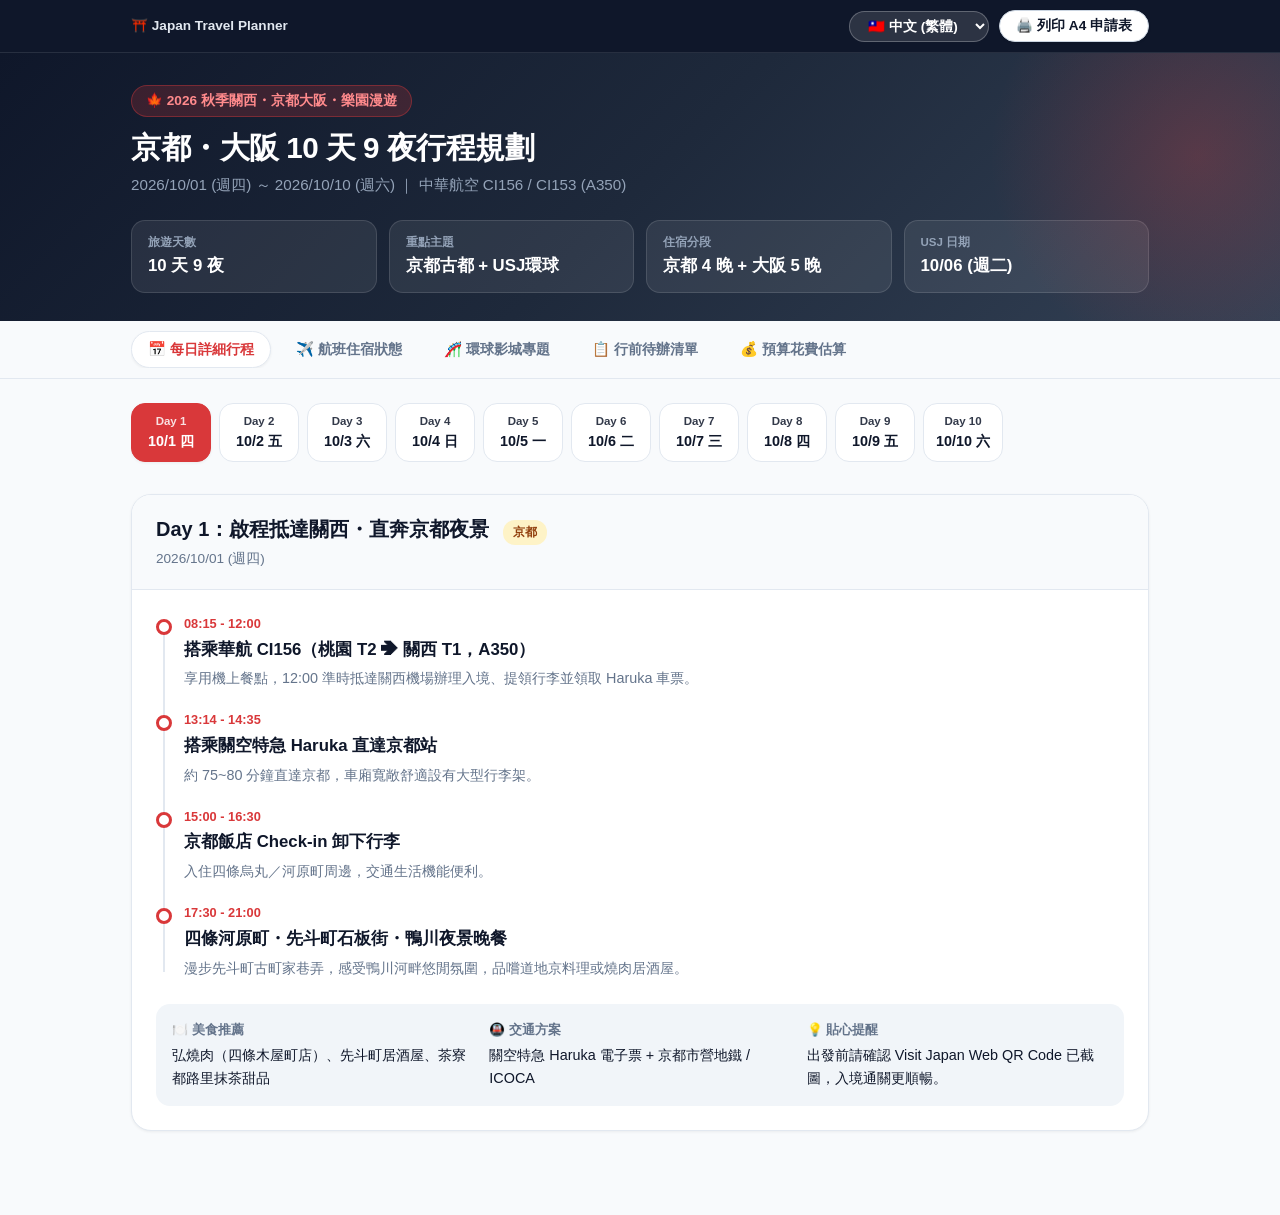
<file: index.html>
<!DOCTYPE html>
<html lang="zh-TW">
<head>
  <meta charset="UTF-8">
  <meta name="viewport" content="width=device-width, initial-scale=1.0">
  <title>2026 關西秋季之旅 10天9夜 行程規劃與即時追蹤</title>
  <link rel="stylesheet" href="styles.css">
</head>
<body>

  <!-- 獨立頂部導覽列：語系切換與列印按鈕 -->
  <div class="top-bar">
    <div class="container top-bar-content">
      <div class="brand-tag">⛩️ Japan Travel Planner</div>
      <div class="top-actions">
        <div class="lang-select-wrap">
          <select id="lang-select" class="lang-select">
            <option value="zh" selected>🇹🇼 中文 (繁體)</option>
            <option value="vi">🇻🇳 Tiếng Việt</option>
          </select>
        </div>
        <button id="btn-print" class="btn-print-action">🖨️ 列印 A4 申請表</button>
      </div>
    </div>
  </div>

  <!-- 主視覺 Header -->
  <header>
    <div class="container">
      <div class="badge-trip" id="badge-trip">🍁 2026 秋季關西・京都大阪・樂園漫遊</div>
      <h1 id="hero-title">京都・大阪 10 天 9 夜行程規劃</h1>
      <div class="hero-subtitle" id="hero-subtitle">2026/10/01 (週四) ～ 2026/10/10 (週六) ｜ 中華航空 CI156 / CI153 (A350)</div>

      <div class="hero-stats">
        <div class="stat-card">
          <div class="stat-label" id="stat-duration-lbl">旅遊天數</div>
          <div class="stat-value" id="stat-duration-val">10 天 9 夜</div>
        </div>
        <div class="stat-card">
          <div class="stat-label" id="stat-theme-lbl">重點主題</div>
          <div class="stat-value" id="stat-theme-val">京都古都 + USJ環球</div>
        </div>
        <div class="stat-card">
          <div class="stat-label" id="stat-stay-lbl">住宿分段</div>
          <div class="stat-value" id="stat-stay-val">京都 4 晚 + 大阪 5 晚</div>
        </div>
        <div class="stat-card">
          <div class="stat-label" id="stat-usj-lbl">USJ 日期</div>
          <!-- 這裡已同步更新為 10/07 (週三) -->
          <div class="stat-value" id="stat-usj-val">10/07 (週三)</div>
        </div>
      </div>
    </div>
  </header>

  <!-- 分頁導覽列 -->
  <div class="nav-tabs-wrapper">
    <div class="container">
      <div class="nav-tabs">
        <button class="tab-btn active" id="tab-btn-itinerary" onclick="switchTab('itinerary')">📅 每日詳細行程</button>
        <button class="tab-btn" id="tab-btn-booking" onclick="switchTab('booking')">✈️ 航班住宿狀態</button>
        <button class="tab-btn" id="tab-btn-usj" onclick="switchTab('usj')">🎢 環球影城專題</button>
        <button class="tab-btn" id="tab-btn-checklist" onclick="switchTab('checklist')">📋 行前待辦清單</button>
        <button class="tab-btn" id="tab-btn-budget" onclick="switchTab('budget')">💰 預算花費估算</button>
      </div>
    </div>
  </div>

  <!-- 主內容容器 -->
  <main class="container">
    <!-- Tab 1: 每日行程 -->
    <section id="tab-itinerary" class="tab-content active">
      <div class="day-selector" id="day-selector"></div>
      <div id="day-cards-container"></div>
    </section>

    <!-- Tab 2: 航班與住宿狀態 -->
    <section id="tab-booking" class="tab-content">
      <div id="booking-container"></div>
    </section>

    <!-- Tab 3: 環球影城專題 -->
    <section id="tab-usj" class="tab-content">
      <div id="usj-container"></div>
    </section>

    <!-- Tab 4: 行前待辦清單 -->
    <section id="tab-checklist" class="tab-content">
      <div id="checklist-container"></div>
    </section>

    <!-- Tab 5: 預算花費估算 -->
    <section id="tab-budget" class="tab-content">
      <div id="budget-container"></div>
    </section>
  </main>

  <!-- A4 列印專用容器（螢幕上隱藏，列印時自動填滿單頁 A4） -->
  <div id="print-container"></div>

  <!-- 載入腳本 -->
  <script src="data.js"></script>
  <script src="app.js"></script>
</body>
</html>
</file>
<file: styles.css>
:root {
  --primary: #d9383a;
  --primary-dark: #b32024;
  --primary-light: #fbebee;
  --secondary: #0f172a;
  --accent: #d97706;
  --accent-light: #fef3c7;
  --bg: #f8fafc;
  --surface: #ffffff;
  --surface-subtle: #f1f5f9;
  --border: #e2e8f0;
  --text-main: #0f172a;
  --text-muted: #64748b;
  --text-light: #94a3b8;
  --success: #10b981;
  --success-bg: #ecfdf5;
  --warning: #f59e0b;
  --warning-bg: #fffbeb;
  --radius-sm: 8px;
  --radius-md: 14px;
  --radius-lg: 20px;
  --shadow-sm: 0 1px 3px rgba(0,0,0,0.06);
  --shadow-md: 0 4px 6px -1px rgba(0,0,0,0.07);
}

* {
  box-sizing: border-box;
  margin: 0;
  padding: 0;
  font-family: -apple-system, BlinkMacSystemFont, "Segoe UI", Roboto, "Noto Sans TC", sans-serif;
}

body {
  background-color: var(--bg);
  color: var(--text-main);
  line-height: 1.6;
  padding-bottom: 60px;
}

/* 獨立頂部導覽列 */
.top-bar {
  background: #0f172a;
  border-bottom: 1px solid rgba(255, 255, 255, 0.1);
  padding: 10px 0;
  position: relative;
  z-index: 100;
}

.top-bar-content {
  display: flex;
  justify-content: space-between;
  align-items: center;
  flex-wrap: wrap;
  gap: 12px;
}

.brand-tag {
  color: #e2e8f0;
  font-size: 0.85rem;
  font-weight: 700;
  display: flex;
  align-items: center;
  gap: 6px;
}

.top-actions {
  display: flex;
  align-items: center;
  gap: 10px;
}

.lang-select {
  background: rgba(255, 255, 255, 0.12);
  color: white;
  border: 1px solid rgba(255, 255, 255, 0.25);
  border-radius: 20px;
  padding: 6px 14px;
  font-size: 0.85rem;
  font-weight: 600;
  cursor: pointer;
  outline: none;
}

.lang-select option {
  background: #1e293b;
  color: white;
}

.btn-print-action {
  background: var(--surface);
  color: #0f172a;
  border: 1px solid #cbd5e1;
  padding: 6px 16px;
  border-radius: 20px;
  font-size: 0.85rem;
  font-weight: 700;
  cursor: pointer;
  display: inline-flex;
  align-items: center;
  gap: 6px;
  box-shadow: var(--shadow-sm);
  transition: all 0.2s;
}

.btn-print-action:hover {
  background: #f1f5f9;
  transform: translateY(-1px);
}

/* Header 區域 */
header {
  background: linear-gradient(135deg, #0f172a 0%, #1e293b 50%, #334155 100%);
  color: white;
  padding: 32px 0 28px;
  position: relative;
  overflow: hidden;
}

header::before {
  content: "";
  position: absolute;
  top: -40%;
  right: -10%;
  width: 420px;
  height: 420px;
  background: radial-gradient(circle, rgba(217, 56, 58, 0.25) 0%, rgba(217, 56, 58, 0) 70%);
  border-radius: 50%;
  pointer-events: none;
}

.container {
  max-width: 1050px;
  margin: 0 auto;
  padding: 0 16px;
}

.badge-trip {
  display: inline-flex;
  align-items: center;
  gap: 6px;
  background: rgba(217, 56, 58, 0.2);
  border: 1px solid rgba(217, 56, 58, 0.4);
  color: #ff8a8c;
  padding: 4px 14px;
  border-radius: 20px;
  font-size: 0.85rem;
  font-weight: 600;
  margin-bottom: 12px;
}

h1 {
  font-size: 1.85rem;
  font-weight: 800;
  letter-spacing: -0.5px;
  line-height: 1.3;
}

.hero-subtitle {
  color: #94a3b8;
  font-size: 0.95rem;
  margin-top: 6px;
}

.hero-stats {
  display: grid;
  grid-template-columns: repeat(auto-fit, minmax(135px, 1fr));
  gap: 12px;
  margin-top: 22px;
}

.stat-card {
  background: rgba(255, 255, 255, 0.08);
  border: 1px solid rgba(255, 255, 255, 0.12);
  border-radius: var(--radius-md);
  padding: 12px 16px;
}

.stat-label {
  color: #94a3b8;
  font-size: 0.72rem;
  font-weight: 600;
  text-transform: uppercase;
}

.stat-value {
  color: #ffffff;
  font-size: 1.05rem;
  font-weight: 800;
  margin-top: 2px;
}

/* 分頁導覽 */
.nav-tabs-wrapper {
  position: sticky;
  top: 0;
  background: rgba(248, 250, 252, 0.95);
  backdrop-filter: blur(12px);
  z-index: 90;
  border-bottom: 1px solid var(--border);
  padding: 10px 0;
  margin-bottom: 24px;
}

.nav-tabs {
  display: flex;
  gap: 8px;
  overflow-x: auto;
  scrollbar-width: none;
}

.nav-tabs::-webkit-scrollbar {
  display: none;
}

.tab-btn {
  background: transparent;
  border: 1px solid transparent;
  padding: 8px 16px;
  border-radius: 30px;
  font-size: 0.9rem;
  font-weight: 600;
  color: var(--text-muted);
  cursor: pointer;
  white-space: nowrap;
  transition: all 0.2s ease;
}

.tab-btn:hover {
  color: var(--text-main);
  background: var(--surface-subtle);
}

.tab-btn.active {
  background: var(--surface);
  color: var(--primary);
  border-color: var(--border);
  box-shadow: var(--shadow-sm);
}

.tab-content {
  display: none;
}

.tab-content.active {
  display: block;
}

/* 天數按鈕列 */
.day-selector {
  display: flex;
  gap: 8px;
  overflow-x: auto;
  padding-bottom: 12px;
  margin-bottom: 20px;
  scrollbar-width: thin;
}

.day-btn {
  flex: 0 0 auto;
  background: var(--surface);
  border: 1px solid var(--border);
  border-radius: var(--radius-md);
  padding: 8px 12px;
  text-align: center;
  cursor: pointer;
  transition: all 0.2s;
  min-width: 80px;
}

.day-btn:hover {
  border-color: var(--primary);
}

.day-btn.active {
  background: var(--primary);
  color: white;
  border-color: var(--primary);
  box-shadow: var(--shadow-sm);
}

.day-btn .d-num {
  font-size: 0.72rem;
  font-weight: 700;
  opacity: 0.85;
}

.day-btn .d-date {
  font-size: 0.9rem;
  font-weight: 800;
}

/* 每日詳細行程卡片 */
.day-card {
  background: var(--surface);
  border-radius: var(--radius-lg);
  border: 1px solid var(--border);
  box-shadow: var(--shadow-sm);
  overflow: hidden;
  margin-bottom: 24px;
}

.day-header {
  background: #f8fafc;
  border-bottom: 1px solid var(--border);
  padding: 18px 24px;
  display: flex;
  justify-content: space-between;
  align-items: center;
  flex-wrap: wrap;
  gap: 12px;
}

.day-title-group h2 {
  font-size: 1.25rem;
  font-weight: 800;
  color: var(--secondary);
}

.city-tag {
  display: inline-block;
  font-size: 0.75rem;
  font-weight: 700;
  padding: 3px 10px;
  border-radius: 12px;
  margin-left: 8px;
}

.city-tag.kyoto { background: #fef3c7; color: #92400e; }
.city-tag.osaka { background: #e0e7ff; color: #3730a3; }
.city-tag.usj { background: #fce7f3; color: #9d174d; }

.day-body { padding: 24px; }

.timeline {
  position: relative;
  padding-left: 28px;
  margin-bottom: 24px;
}

.timeline::before {
  content: "";
  position: absolute;
  left: 7px;
  top: 8px;
  bottom: 8px;
  width: 2px;
  background: var(--border);
}

.timeline-item {
  position: relative;
  margin-bottom: 20px;
}

.timeline-item:last-child { margin-bottom: 0; }

.timeline-dot {
  position: absolute;
  left: -28px;
  top: 5px;
  width: 16px;
  height: 16px;
  border-radius: 50%;
  background: var(--surface);
  border: 3px solid var(--primary);
}

.timeline-time {
  font-size: 0.8rem;
  font-weight: 700;
  color: var(--primary);
  margin-bottom: 2px;
}

.timeline-title {
  font-size: 1.05rem;
  font-weight: 700;
  color: var(--text-main);
}

.timeline-desc {
  font-size: 0.9rem;
  color: var(--text-muted);
  margin-top: 4px;
}

.day-meta-grid {
  display: grid;
  grid-template-columns: repeat(auto-fit, minmax(240px, 1fr));
  gap: 16px;
  background: var(--surface-subtle);
  border-radius: var(--radius-md);
  padding: 16px;
}

.meta-box h4 {
  font-size: 0.8rem;
  font-weight: 700;
  color: var(--text-muted);
  text-transform: uppercase;
  margin-bottom: 4px;
  display: flex;
  align-items: center;
  gap: 6px;
}

.meta-box p {
  font-size: 0.9rem;
  color: var(--text-main);
  font-weight: 500;
}

/* 卡片與航班住宿樣式 */
.grid-2 {
  display: grid;
  grid-template-columns: repeat(auto-fit, minmax(320px, 1fr));
  gap: 20px;
}

.card {
  background: var(--surface);
  border: 1px solid var(--border);
  border-radius: var(--radius-lg);
  padding: 24px;
  box-shadow: var(--shadow-sm);
}

.card-header {
  display: flex;
  justify-content: space-between;
  align-items: center;
  margin-bottom: 16px;
  padding-bottom: 12px;
  border-bottom: 1px solid var(--border);
}

.card-title {
  font-size: 1.15rem;
  font-weight: 700;
  color: var(--secondary);
  display: flex;
  align-items: center;
  gap: 8px;
}

.badge-status {
  font-size: 0.75rem;
  font-weight: 700;
  padding: 3px 10px;
  border-radius: 12px;
}

.badge-status.pending {
  background: var(--warning-bg);
  color: var(--warning);
  border: 1px solid #fde68a;
}

.badge-status.confirmed {
  background: var(--success-bg);
  color: var(--success);
  border: 1px solid #a7f3d0;
}

.flight-route {
  display: flex;
  align-items: center;
  justify-content: space-between;
  margin: 14px 0;
  padding: 14px 16px;
  background: var(--surface-subtle);
  border-radius: var(--radius-md);
}

.flight-point { text-align: center; }
.flight-time { font-size: 1.25rem; font-weight: 800; }
.flight-code { font-size: 0.8rem; color: var(--text-muted); font-weight: 600; }
.flight-arrow { color: var(--primary); font-weight: 700; font-size: 0.85rem; text-align: center; }

/* 飯店清單與比較卡片 */
.hotel-section-title {
  font-size: 1.2rem;
  font-weight: 800;
  color: var(--secondary);
  margin: 28px 0 14px;
  display: flex;
  align-items: center;
  gap: 8px;
}

.hotel-grid {
  display: grid;
  grid-template-columns: repeat(auto-fit, minmax(310px, 1fr));
  gap: 18px;
  margin-bottom: 24px;
}

.hotel-card {
  background: var(--surface);
  border: 1px solid var(--border);
  border-radius: var(--radius-md);
  padding: 20px;
  box-shadow: var(--shadow-sm);
  display: flex;
  flex-direction: column;
  justify-content: space-between;
  transition: transform 0.2s, box-shadow 0.2s;
}

.hotel-card:hover {
  transform: translateY(-2px);
  box-shadow: var(--shadow-md);
}

.hotel-header {
  display: flex;
  justify-content: space-between;
  align-items: flex-start;
  gap: 10px;
  margin-bottom: 12px;
}

.hotel-name {
  font-size: 1.05rem;
  font-weight: 800;
  color: var(--secondary);
}

.hotel-tag {
  font-size: 0.75rem;
  font-weight: 700;
  padding: 3px 8px;
  border-radius: 10px;
  white-space: nowrap;
}

.hotel-tag.kyoto { background: #fef3c7; color: #92400e; }
.hotel-tag.osaka { background: #e0e7ff; color: #3730a3; }

.hotel-price {
  font-size: 1rem;
  font-weight: 800;
  color: var(--primary);
  margin-bottom: 10px;
}

.hotel-detail-box {
  background: var(--surface-subtle);
  border-radius: var(--radius-sm);
  padding: 10px 12px;
  font-size: 0.85rem;
  margin-bottom: 10px;
}

.hotel-detail-box h5 {
  font-size: 0.78rem;
  font-weight: 700;
  color: var(--text-muted);
  text-transform: uppercase;
  margin-bottom: 3px;
}

.hotel-detail-box p {
  color: var(--text-main);
  line-height: 1.4;
}

/* 待辦清單與進度條 */
.checklist-item {
  display: flex;
  align-items: flex-start;
  gap: 12px;
  padding: 12px 14px;
  border-radius: var(--radius-sm);
}

.checklist-item:hover { background: var(--surface-subtle); }
.checklist-item input[type="checkbox"] { margin-top: 4px; width: 18px; height: 18px; accent-color: var(--primary); cursor: pointer; }
.checklist-title { font-size: 0.95rem; font-weight: 600; cursor: pointer; }
.checklist-desc { font-size: 0.82rem; color: var(--text-muted); margin-top: 2px; }

.progress-bar-wrap {
  margin: 16px 0 20px;
  background: var(--surface-subtle);
  border-radius: 10px;
  height: 10px;
  overflow: hidden;
}

.progress-bar {
  height: 100%;
  background: linear-gradient(90deg, var(--primary) 0%, var(--accent) 100%);
  border-radius: 10px;
  transition: width 0.3s ease;
}

/* 環球影城特輯 */
.usj-hero {
  background: linear-gradient(135deg, #1e1b4b 0%, #312e81 100%);
  color: white;
  border-radius: var(--radius-lg);
  padding: 28px;
  margin-bottom: 24px;
}

.usj-hero h3 { font-size: 1.45rem; font-weight: 800; margin-bottom: 8px; }
.usj-hero p { color: #c7d2fe; font-size: 0.95rem; }
.usj-tips-grid { display: grid; grid-template-columns: repeat(auto-fit, minmax(220px, 1fr)); gap: 16px; margin-top: 20px; }
.usj-tip-card { background: rgba(255, 255, 255, 0.1); border: 1px solid rgba(255, 255, 255, 0.15); border-radius: var(--radius-md); padding: 16px; }
.usj-tip-title { font-weight: 700; font-size: 0.95rem; color: #fbbf24; margin-bottom: 6px; }
.usj-tip-desc { font-size: 0.85rem; color: #e0e7ff; line-height: 1.5; }

/* 快速通關分類卡片區塊 */
.express-section {
  margin-top: 28px;
}

.express-cat-title {
  font-size: 1.15rem;
  font-weight: 800;
  color: var(--secondary);
  margin: 24px 0 14px;
  display: flex;
  align-items: center;
  gap: 8px;
}

.express-grid {
  display: grid;
  grid-template-columns: repeat(auto-fit, minmax(300px, 1fr));
  gap: 16px;
}

.express-card {
  background: var(--surface);
  border: 1px solid var(--border);
  border-radius: var(--radius-md);
  padding: 18px;
  box-shadow: var(--shadow-sm);
  transition: transform 0.2s, box-shadow 0.2s;
  display: flex;
  flex-direction: column;
  justify-content: space-between;
}

.express-card:hover {
  transform: translateY(-2px);
  box-shadow: var(--shadow-md);
}

.express-card.recommended {
  border-color: #f59e0b;
  background: #fffdfa;
}

.express-header {
  display: flex;
  justify-content: space-between;
  align-items: flex-start;
  gap: 8px;
  margin-bottom: 10px;
}

.express-name {
  font-size: 1.05rem;
  font-weight: 800;
  color: var(--secondary);
}

.express-subname {
  font-size: 0.8rem;
  color: var(--text-muted);
  font-weight: 600;
}

.express-badge {
  font-size: 0.72rem;
  font-weight: 700;
  padding: 2px 8px;
  border-radius: 10px;
  white-space: nowrap;
}

.express-badge.dual { background: #fef3c7; color: #b45309; }
.express-badge.mario { background: #fee2e2; color: #b91c1c; }
.express-badge.potter { background: #e0e7ff; color: #3730a3; }
.express-badge.general { background: #f1f5f9; color: #475569; }

.express-rides {
  list-style: none;
  margin: 10px 0 12px;
  font-size: 0.88rem;
}

.express-rides li {
  padding: 4px 0;
  display: flex;
  align-items: flex-start;
  gap: 6px;
  color: #334155;
  border-bottom: 1px dashed #f1f5f9;
}

.express-rides li:last-child {
  border-bottom: none;
}

.express-rides li span.bullet {
  color: var(--primary);
  font-weight: 800;
}

.express-note {
  font-size: 0.78rem;
  color: var(--text-muted);
  background: var(--surface-subtle);
  padding: 6px 10px;
  border-radius: var(--radius-sm);
  margin-top: auto;
}

/* 預算表格 */
.table-responsive { overflow-x: auto; }
table { width: 100%; border-collapse: collapse; text-align: left; font-size: 0.9rem; }
th { background: var(--surface-subtle); color: var(--text-muted); font-weight: 700; padding: 12px 16px; border-bottom: 2px solid var(--border); }
td { padding: 14px 16px; border-bottom: 1px solid var(--border); }
.num-col { text-align: right; font-weight: 600; }
.tfoot-total td { font-weight: 800; font-size: 1rem; background: var(--surface-subtle); border-top: 2px solid var(--secondary); }

/* A4 申請表列印樣式 */
#print-container {
  display: none;
}

@media print {
  @page {
    size: A4 portrait;
    margin: 10mm 12mm 10mm 12mm;
  }

  body {
    background: #ffffff !important;
    color: #000000 !important;
    padding: 0 !important;
    margin: 0 !important;
    font-size: 9.5pt !important;
    line-height: 1.4 !important;
  }

  .top-bar, header, .nav-tabs-wrapper, main {
    display: none !important;
  }

  #print-container {
    display: block !important;
    width: 100% !important;
    max-width: 100% !important;
    margin: 0 auto !important;
    padding: 0 !important;
  }

  .print-header {
    text-align: center;
    margin-bottom: 10px;
  }

  .print-title {
    font-size: 16pt !important;
    font-weight: 900 !important;
    color: #0f172a !important;
    letter-spacing: 0.5px;
    margin-bottom: 2px;
  }

  .print-subtitle {
    font-size: 9.5pt !important;
    color: #475569 !important;
    font-weight: 600;
  }

  .print-info-grid {
    display: grid;
    grid-template-columns: 1fr 1fr;
    gap: 4px 16px;
    background: #f8fafc !important;
    border: 1px solid #94a3b8 !important;
    border-radius: 4px;
    padding: 8px 12px;
    margin-bottom: 10px;
    font-size: 9pt !important;
  }

  .print-table {
    width: 100% !important;
    border-collapse: collapse !important;
    table-layout: fixed !important;
    margin-bottom: 8px !important;
  }

  .print-table th {
    background: #e2e8f0 !important;
    color: #0f172a !important;
    border: 1px solid #64748b !important;
    padding: 6px 6px !important;
    font-size: 9pt !important;
    font-weight: 800 !important;
    text-align: left !important;
    -webkit-print-color-adjust: exact;
    print-color-adjust: exact;
  }

  .print-table td {
    border: 1px solid #94a3b8 !important;
    padding: 6px 6px !important;
    font-size: 8.5pt !important;
    line-height: 1.35 !important;
    color: #1e293b !important;
    vertical-align: top !important;
    word-break: break-word;
  }

  .print-col-date { width: 15%; font-weight: 700; }
  .print-col-city { width: 18%; font-weight: 600; }
  .print-col-plan { width: 44%; }
  .print-col-hotel { width: 23%; white-space: pre-line; font-size: 8pt !important; }

  .print-footer {
    font-size: 7.5pt !important;
    color: #64748b !important;
    text-align: center;
    border-top: 1px solid #cbd5e1;
    padding-top: 4px;
    margin-top: 4px;
  }
}

@media (max-width: 768px) {
  h1 { font-size: 1.5rem; }
  .day-header { flex-direction: column; align-items: flex-start; }
  .day-meta-grid { grid-template-columns: 1fr; }
}
</file>
